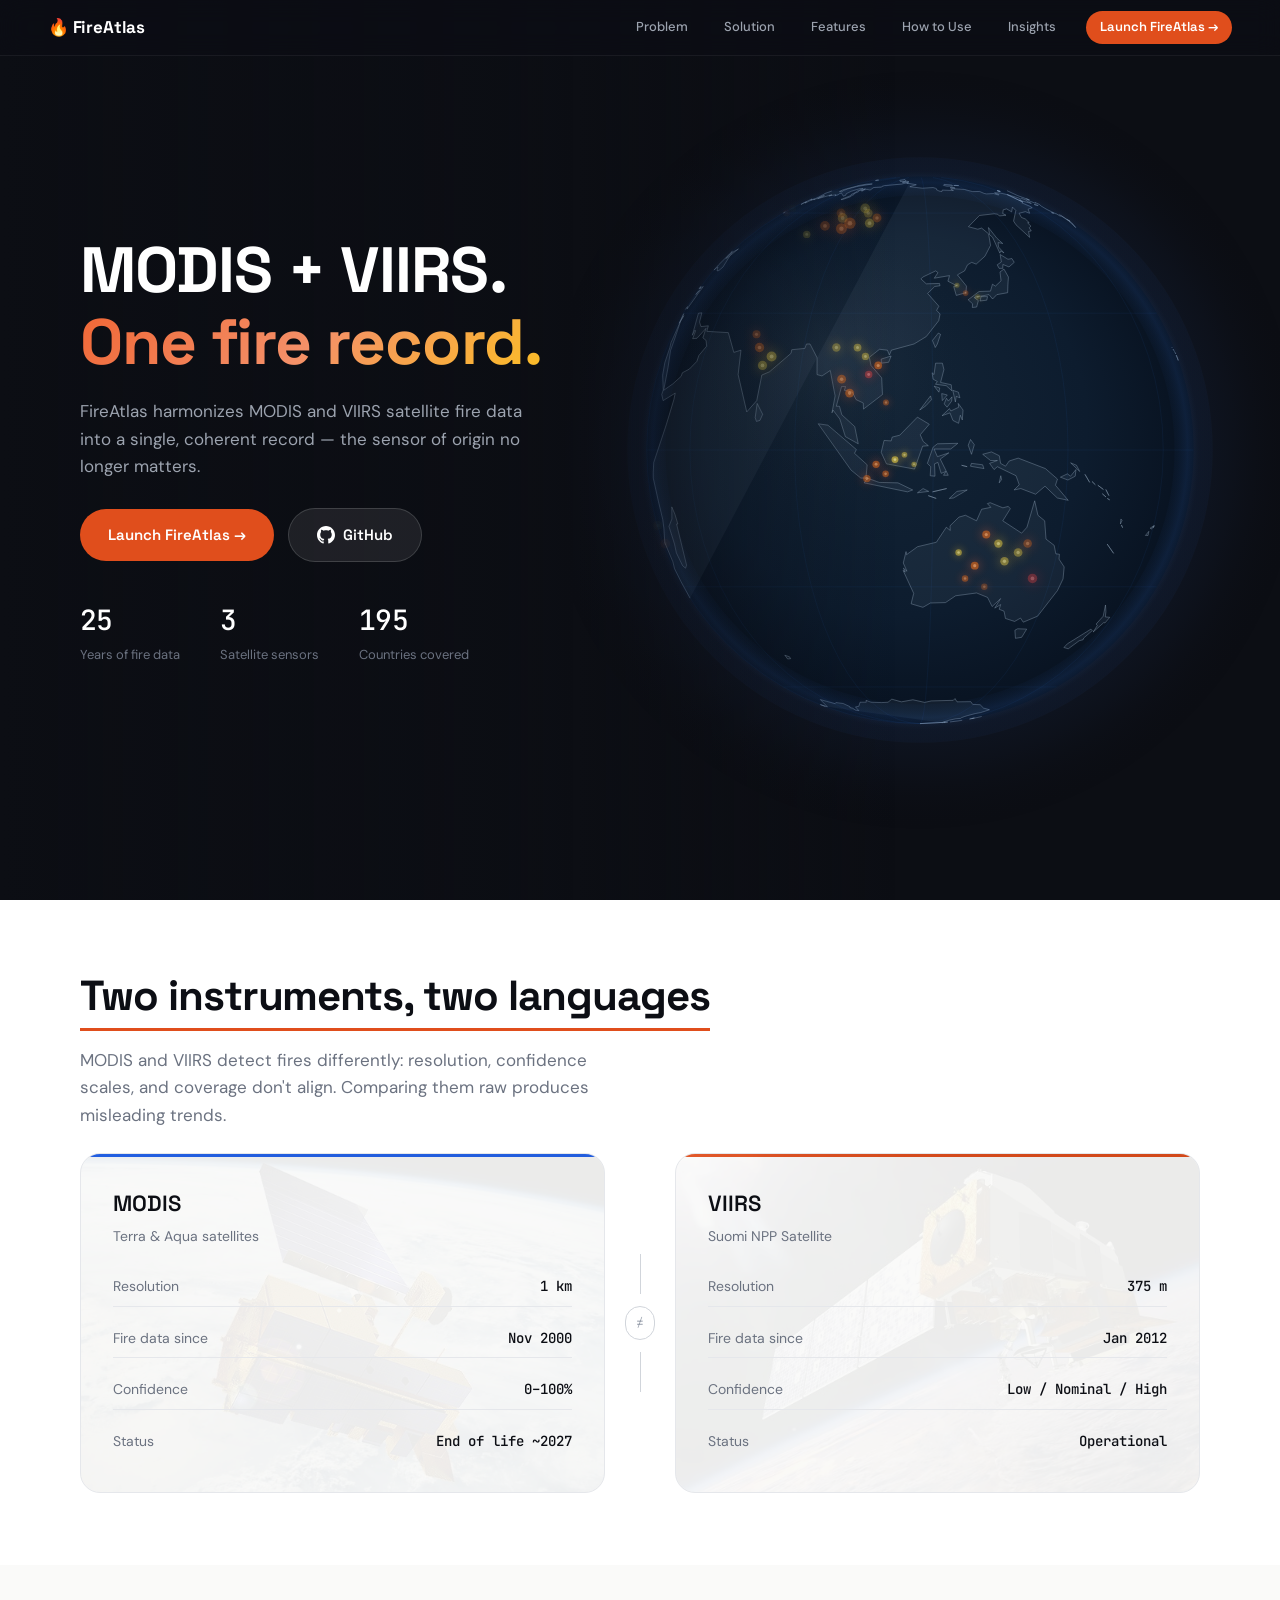
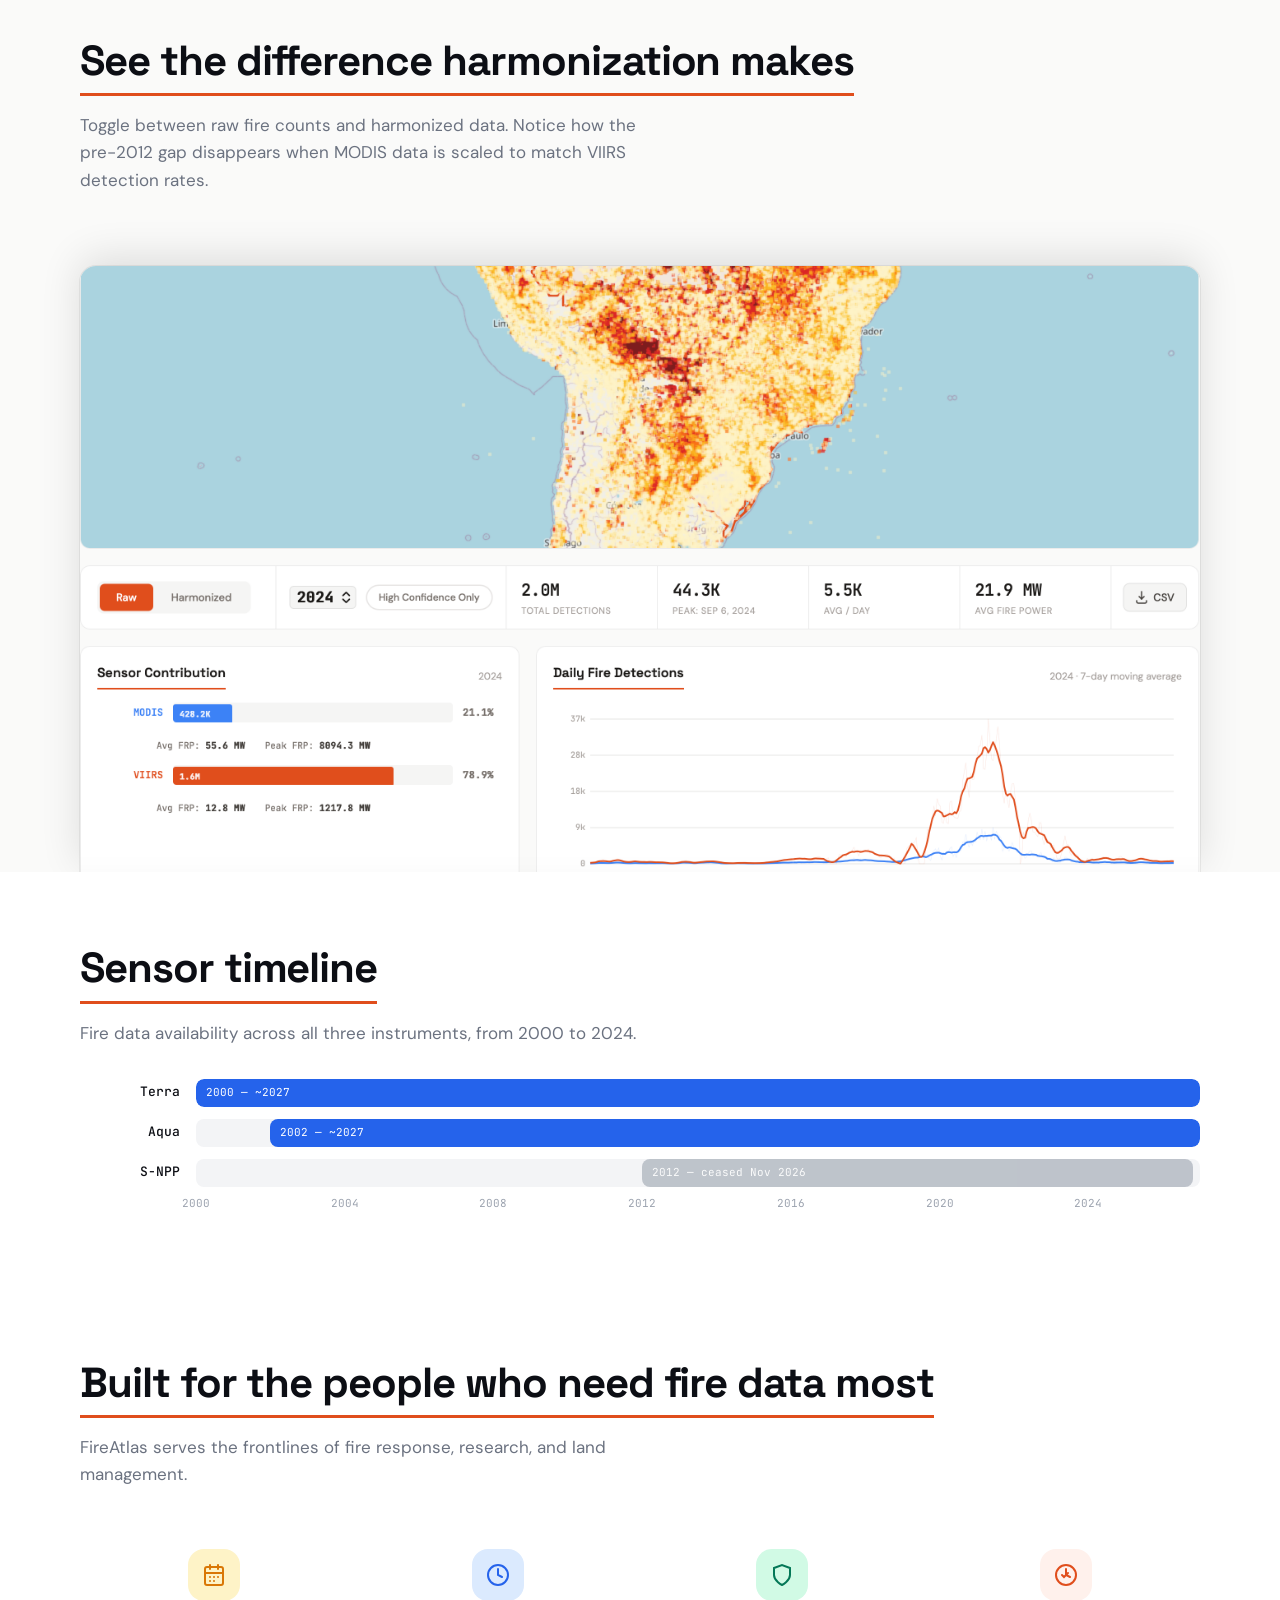
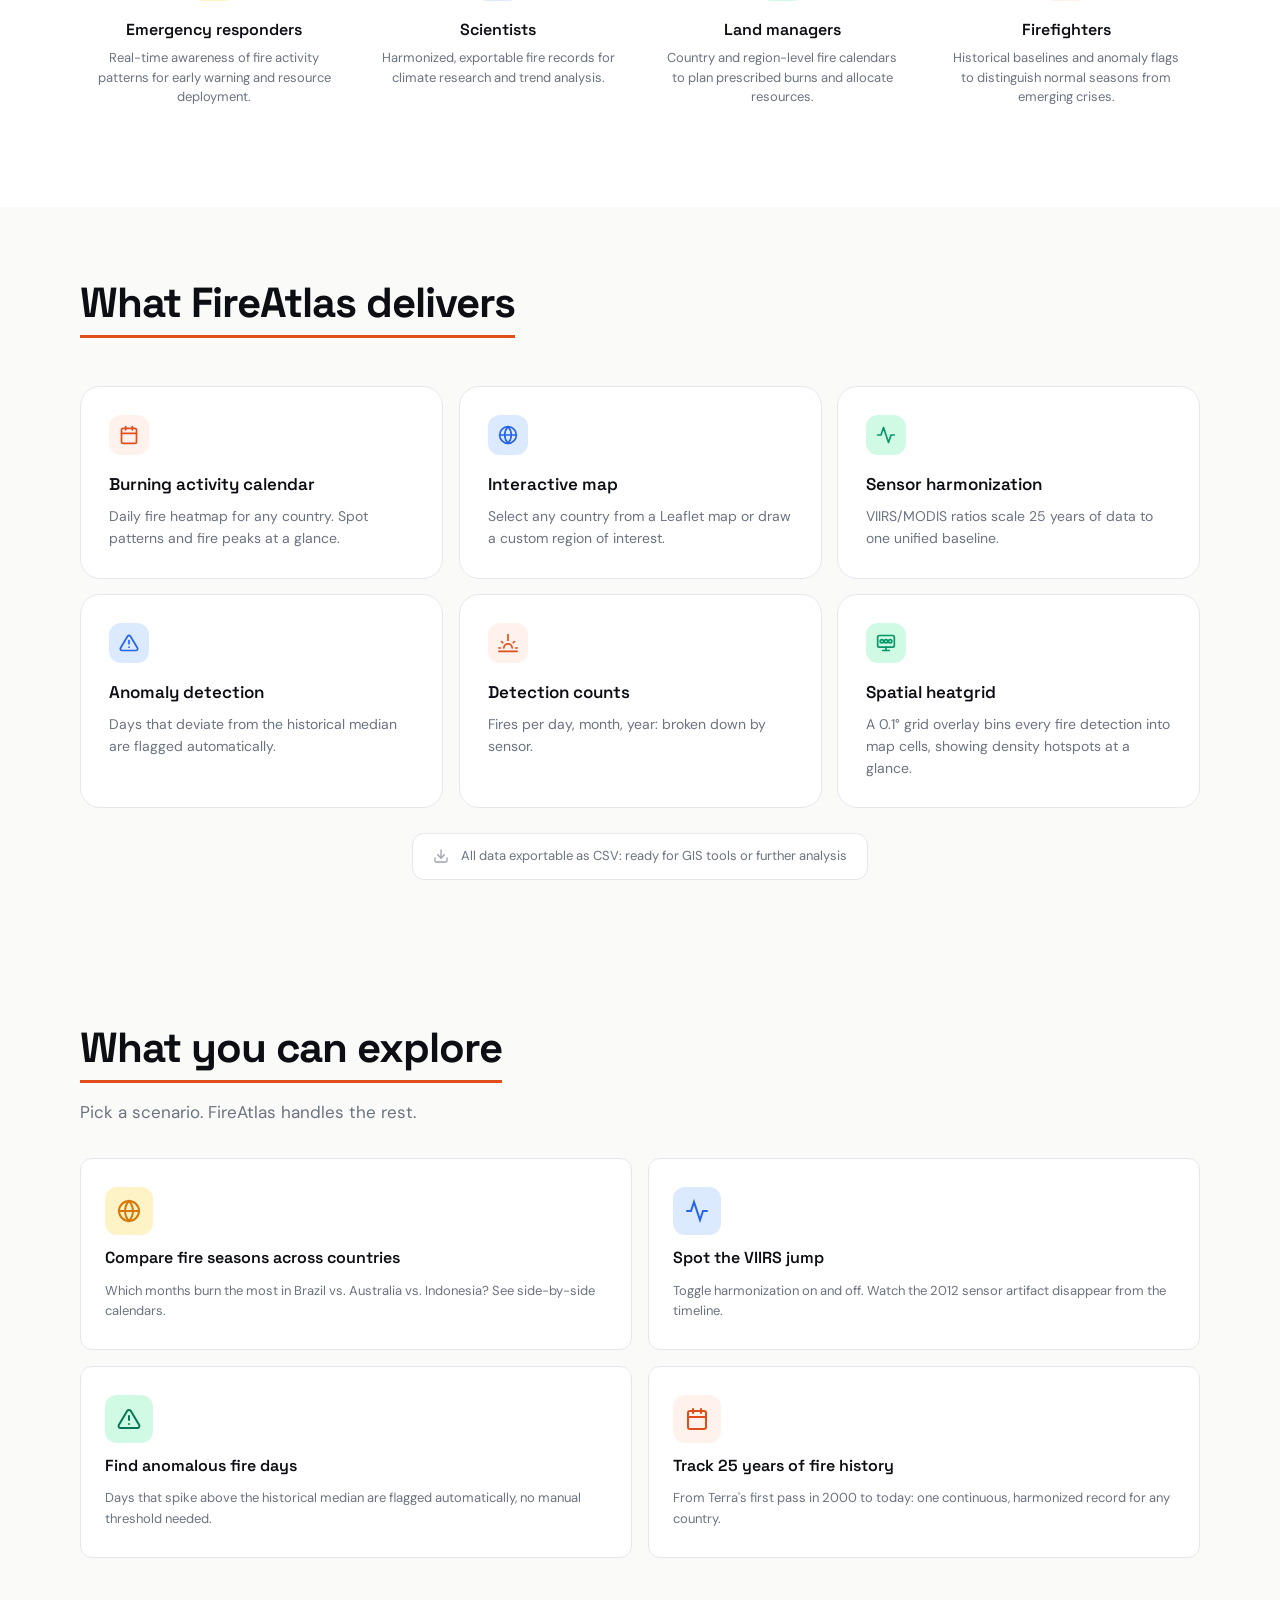
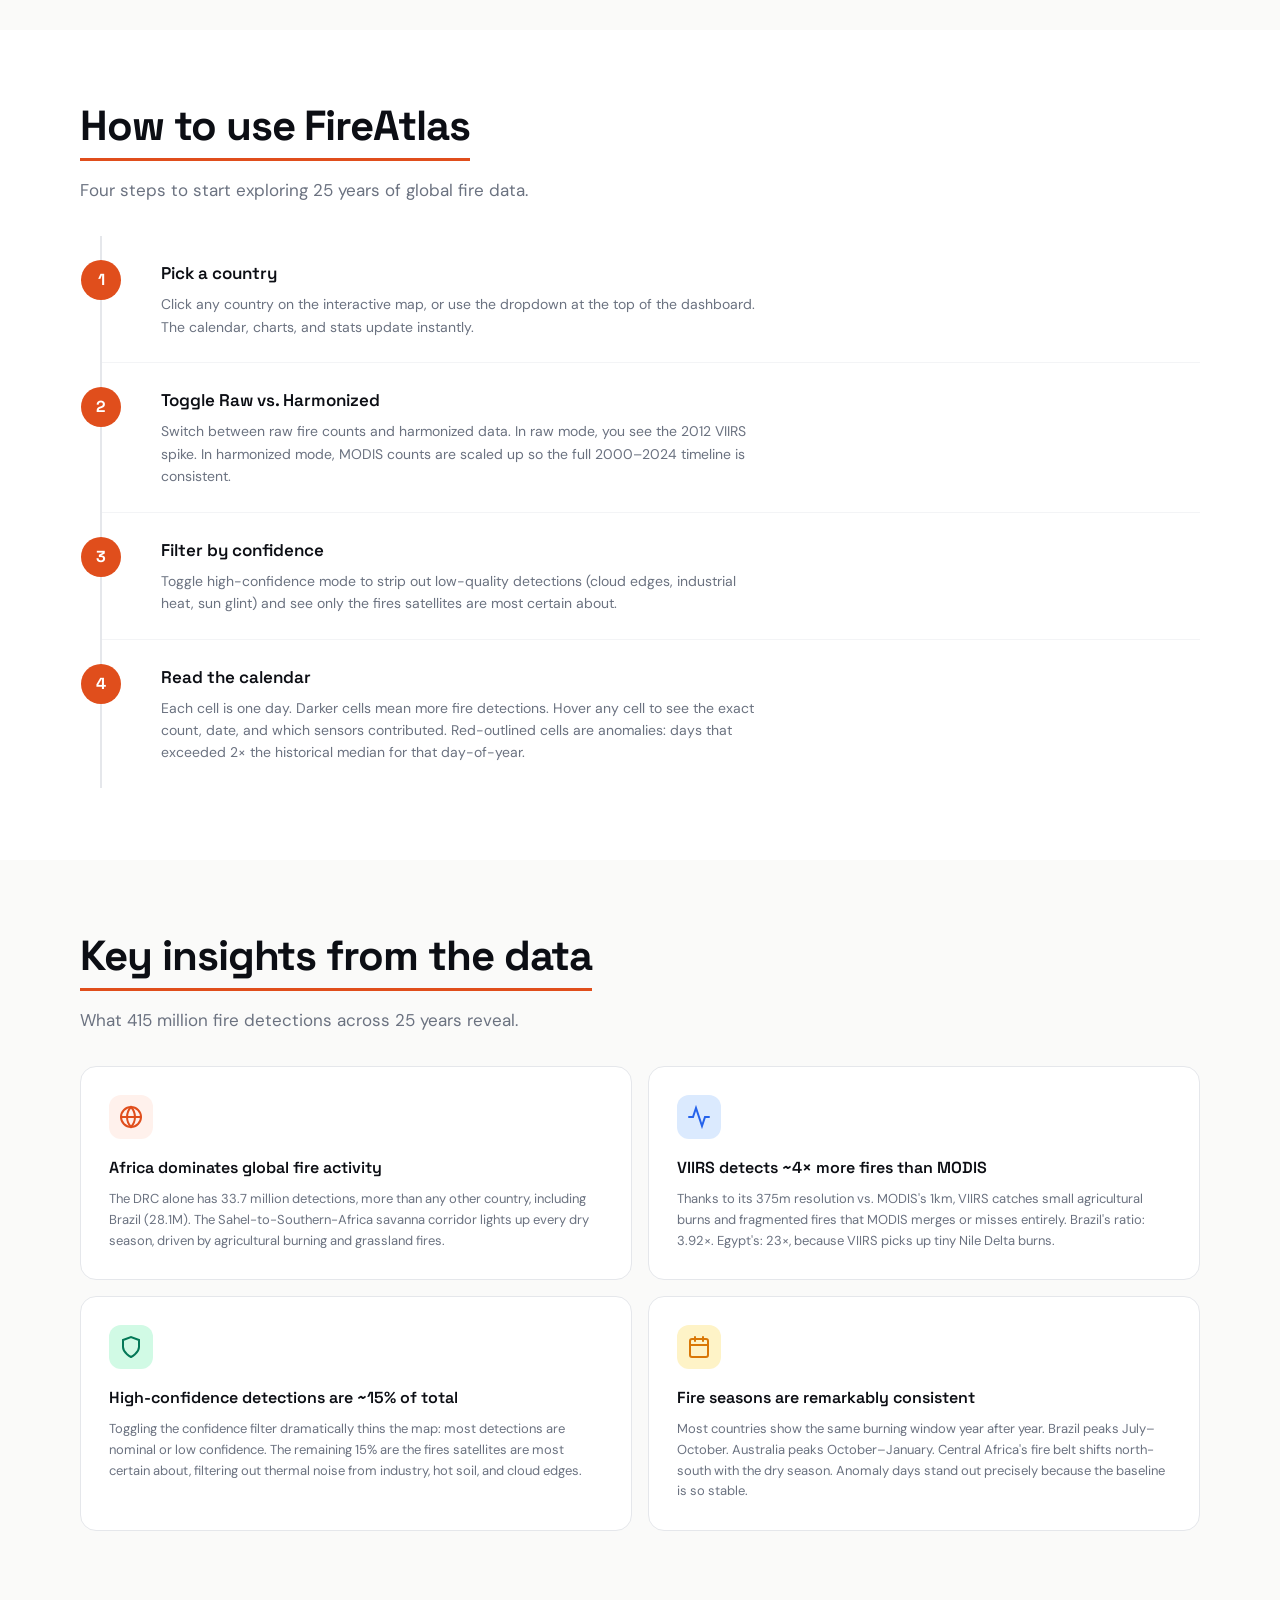
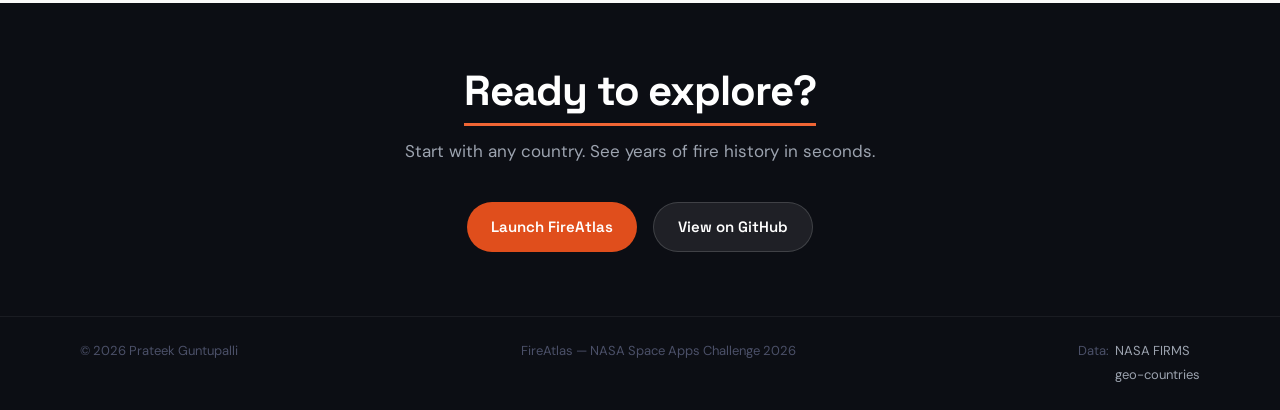
<file: index.html>
<!doctype html>
<html lang="en">
  <head>
    <meta charset="UTF-8" />
    <meta name="viewport" content="width=device-width, initial-scale=1.0" />
    <title>FireAtlas — Harmonized Global Fire Data</title>
    <link rel="preconnect" href="https://fonts.googleapis.com" />
    <link
      href="https://fonts.googleapis.com/css2?family=Space+Grotesk:wght@400;500;600;700&family=DM+Sans:wght@400;500;600&family=JetBrains+Mono:wght@400;500&display=swap"
      rel="stylesheet"
    />
    <link rel="stylesheet" href="style.css" />
  </head>
  <body>
    <div class="scroll-progress" id="scroll-progress"></div>

    <!-- ═══ NAV BAR ═══ -->
    <nav class="landing-nav" id="landing-nav">
      <span class="nav-logo">🔥 FireAtlas</span>
      <div class="nav-links">
        <a href="#problem">Problem</a>
        <a href="#solution">Solution</a>
        <a href="#features">Features</a>
        <a href="#howto">How to Use</a>
        <a href="#insights">Insights</a>
        <a href="app.html" class="nav-cta">Launch FireAtlas →</a>
      </div>
    </nav>

    <!-- ═══ HERO ═══ -->
    <section class="hero" id="hero">
      <div class="hero-gradient-overlay"></div>
      <div class="hero-content">
        <h1>
          MODIS + VIIRS.<br /><span class="fire-gradient"
            >One fire record.</span
          >
        </h1>
        <p class="hero-description">
          FireAtlas harmonizes MODIS and VIIRS satellite fire data into a
          single, coherent record — the sensor of origin no longer matters.
        </p>
        <div
          style="
            display: flex;
            gap: 14px;
            margin-bottom: 36px;
            align-items: center;
          "
        >
          <a
            class="btn btn-primary"
            href="app.html"
            style="font-size: 15px; padding: 14px 28px"
            >Launch FireAtlas →</a
          >
          <a
            class="btn btn-secondary"
            href="https://github.com/prateekguntupalli/FireAtlas"
            target="_blank"
            rel="noopener"
            style="font-size: 15px; padding: 14px 28px"
          >
            <svg width="18" height="18" viewBox="0 0 24 24" fill="currentColor">
              <path
                d="M12 0c-6.626 0-12 5.373-12 12 0 5.302 3.438 9.8 8.207 11.387.599.111.793-.261.793-.577v-2.234c-3.338.726-4.033-1.416-4.033-1.416-.546-1.387-1.333-1.756-1.333-1.756-1.089-.745.083-.729.083-.729 1.205.084 1.839 1.237 1.839 1.237 1.07 1.834 2.807 1.304 3.492.997.107-.775.418-1.305.762-1.604-2.665-.305-5.467-1.334-5.467-5.931 0-1.311.469-2.381 1.236-3.221-.124-.303-.535-1.524.117-3.176 0 0 1.008-.322 3.301 1.23.957-.266 1.983-.399 3.003-.404 1.02.005 2.047.138 3.006.404 2.291-1.552 3.297-1.23 3.297-1.23.653 1.653.242 2.874.118 3.176.77.84 1.235 1.911 1.235 3.221 0 4.609-2.807 5.624-5.479 5.921.43.372.823 1.102.823 2.222v3.293c0 .319.192.694.801.576 4.765-1.589 8.199-6.086 8.199-11.386 0-6.627-5.373-12-12-12z"
              />
            </svg>
            GitHub
          </a>
        </div>
        <div class="hero-stats">
          <div class="hero-stat">
            <span class="value" data-count="25">0</span>
            <span class="label">Years of fire data</span>
          </div>
          <div class="hero-stat">
            <span class="value" data-count="3">0</span>
            <span class="label">Satellite sensors</span>
          </div>
          <div class="hero-stat">
            <span class="value">195</span>
            <span class="label">Countries covered</span>
          </div>
        </div>
      </div>
      <div class="hero-globe">
        <canvas id="globe-canvas"></canvas>
      </div>
    </section>

    <!-- ═══ PROBLEM ═══ -->
    <section class="problem" id="problem">
      <div class="section">
        <div class="reveal">
          <p class="section-label">The problem</p>
          <h2 class="section-title">Two instruments, two languages</h2>
          <p class="section-subtitle">
            MODIS and VIIRS detect fires differently: resolution, confidence
            scales, and coverage don't align. Comparing them raw produces
            misleading trends.
          </p>
        </div>
        <div class="sensor-comparison">
          <div class="sensor-card modis reveal-left reveal-delay-1">
            <h3>MODIS</h3>
            <p class="sensor-subtitle">Terra &amp; Aqua satellites</p>
            <div class="sensor-specs">
              <div class="sensor-spec">
                <span class="spec-label">Resolution</span
                ><span class="spec-value">1 km</span>
              </div>
              <div class="sensor-spec">
                <span class="spec-label">Fire data since</span
                ><span class="spec-value">Nov 2000</span>
              </div>
              <div class="sensor-spec">
                <span class="spec-label">Confidence</span
                ><span class="spec-value">0–100%</span>
              </div>
              <div class="sensor-spec">
                <span class="spec-label">Status</span
                ><span class="spec-value">End of life ~2027</span>
              </div>
            </div>
          </div>
          <div class="comparison-divider reveal">
            <span class="line"></span>
            <span class="vs">≠</span>
            <span class="line"></span>
          </div>
          <div class="sensor-card viirs reveal-right reveal-delay-2">
            <h3>VIIRS</h3>
            <p class="sensor-subtitle">Suomi NPP Satellite</p>
            <div class="sensor-specs">
              <div class="sensor-spec">
                <span class="spec-label">Resolution</span
                ><span class="spec-value">375 m</span>
              </div>
              <div class="sensor-spec">
                <span class="spec-label">Fire data since</span
                ><span class="spec-value">Jan 2012</span>
              </div>
              <div class="sensor-spec">
                <span class="spec-label">Confidence</span
                ><span class="spec-value">Low / Nominal / High</span>
              </div>
              <div class="sensor-spec">
                <span class="spec-label">Status</span
                ><span class="spec-value">Operational</span>
              </div>
            </div>
          </div>
        </div>
      </div>
    </section>

    <!-- ═══ DASHBOARD PREVIEW ═══ -->
    <section class="dashboard-preview-section" id="solution">
      <div class="section">
        <div class="reveal">
          <p class="section-label">The solution</p>
          <h2 class="section-title">See the difference harmonization makes</h2>
          <p class="section-subtitle">
            Toggle between raw fire counts and harmonized data. Notice how the
            pre-2012 gap disappears when MODIS data is scaled to match VIIRS
            detection rates.
          </p>
        </div>
      </div>
      <div class="dashboard-preview-parallax">
        <div class="dashboard-preview-frame reveal-scale">
          <img
            src="dashboard-preview.png"
            alt="FireAtlas dashboard showing calendar heatmap, sensor timeline, and harmonization toggle for Brazil fire data 2000-2024"
            loading="lazy"
          />
        </div>
      </div>
    </section>

    <!-- ═══ SENSOR TIMELINE ═══ -->
    <section class="timeline-section" id="timeline">
      <div class="section">
        <div class="reveal">
          <p class="section-label">Coverage</p>
          <h2 class="section-title">Sensor timeline</h2>
          <p class="section-subtitle">
            Fire data availability across all three instruments, from 2000 to
            2024.
          </p>
        </div>
        <div
          class="timeline-bar-container reveal"
          id="timeline-container"
        ></div>
      </div>
    </section>

    <!-- ═══ WHO IT'S FOR ═══ -->
    <section
      class="audience-section"
      id="audience"
      style="background: var(--white)"
    >
      <div class="section">
        <div class="reveal">
          <h2 class="section-title">
            Built for the people who need fire data most
          </h2>
          <p class="section-subtitle">
            FireAtlas serves the frontlines of fire response, research, and land
            management.
          </p>
        </div>
        <div
          style="
            display: grid;
            grid-template-columns: repeat(4, 1fr);
            gap: 16px;
            margin-top: 32px;
          "
        >
          <div class="reveal" style="text-align: center; padding: 28px 16px">
            <div
              style="
                width: 52px;
                height: 52px;
                border-radius: 16px;
                background: #fef3c7;
                display: flex;
                align-items: center;
                justify-content: center;
                margin: 0 auto 16px;
              "
            >
              <svg
                width="24"
                height="24"
                viewBox="0 0 24 24"
                fill="none"
                stroke="#D97706"
                stroke-width="2"
                stroke-linecap="round"
              >
                <path
                  d="M8 2v4M16 2v4M3 10h18M5 4h14a2 2 0 012 2v14a2 2 0 01-2 2H5a2 2 0 01-2-2V6a2 2 0 012-2z"
                />
                <path d="M8 14h.01M12 14h.01M16 14h.01M8 18h.01M12 18h.01" />
              </svg>
            </div>
            <h3
              style="
                font-family: var(--font-display);
                font-size: 16px;
                font-weight: 600;
                margin-bottom: 6px;
              "
            >
              Emergency responders
            </h3>
            <p
              style="font-size: 13px; color: var(--slate-500); line-height: 1.5"
            >
              Real-time awareness of fire activity patterns for early warning
              and resource deployment.
            </p>
          </div>
          <div
            class="reveal reveal-delay-1"
            style="text-align: center; padding: 28px 16px"
          >
            <div
              style="
                width: 52px;
                height: 52px;
                border-radius: 16px;
                background: var(--blue-100);
                display: flex;
                align-items: center;
                justify-content: center;
                margin: 0 auto 16px;
              "
            >
              <svg
                width="24"
                height="24"
                viewBox="0 0 24 24"
                fill="none"
                stroke="var(--blue-500)"
                stroke-width="2"
                stroke-linecap="round"
              >
                <circle cx="12" cy="12" r="10" />
                <path d="M12 6v6l4 2" />
              </svg>
            </div>
            <h3
              style="
                font-family: var(--font-display);
                font-size: 16px;
                font-weight: 600;
                margin-bottom: 6px;
              "
            >
              Scientists
            </h3>
            <p
              style="font-size: 13px; color: var(--slate-500); line-height: 1.5"
            >
              Harmonized, exportable fire records for climate research and trend
              analysis.
            </p>
          </div>
          <div
            class="reveal reveal-delay-2"
            style="text-align: center; padding: 28px 16px"
          >
            <div
              style="
                width: 52px;
                height: 52px;
                border-radius: 16px;
                background: var(--green-100);
                display: flex;
                align-items: center;
                justify-content: center;
                margin: 0 auto 16px;
              "
            >
              <svg
                width="24"
                height="24"
                viewBox="0 0 24 24"
                fill="none"
                stroke="var(--green-600)"
                stroke-width="2"
                stroke-linecap="round"
              >
                <path d="M12 22s8-4 8-10V5l-8-3-8 3v7c0 6 8 10 8 10z" />
              </svg>
            </div>
            <h3
              style="
                font-family: var(--font-display);
                font-size: 16px;
                font-weight: 600;
                margin-bottom: 6px;
              "
            >
              Land managers
            </h3>
            <p
              style="font-size: 13px; color: var(--slate-500); line-height: 1.5"
            >
              Country and region-level fire calendars to plan prescribed burns
              and allocate resources.
            </p>
          </div>
          <div
            class="reveal reveal-delay-3"
            style="text-align: center; padding: 28px 16px"
          >
            <div
              style="
                width: 52px;
                height: 52px;
                border-radius: 16px;
                background: var(--ember-100);
                display: flex;
                align-items: center;
                justify-content: center;
                margin: 0 auto 16px;
              "
            >
              <svg
                width="24"
                height="24"
                viewBox="0 0 24 24"
                fill="none"
                stroke="var(--ember-500)"
                stroke-width="2"
                stroke-linecap="round"
              >
                <path
                  d="M12 2C6.48 2 2 6.48 2 12s4.48 10 10 10 10-4.48 10-10S17.52 2 12 2z"
                />
                <path d="M12 6v6l4 2" />
                <path d="M8 12l2 2 4-4" />
              </svg>
            </div>
            <h3
              style="
                font-family: var(--font-display);
                font-size: 16px;
                font-weight: 600;
                margin-bottom: 6px;
              "
            >
              Firefighters
            </h3>
            <p
              style="font-size: 13px; color: var(--slate-500); line-height: 1.5"
            >
              Historical baselines and anomaly flags to distinguish normal
              seasons from emerging crises.
            </p>
          </div>
        </div>
      </div>
    </section>

    <!-- ═══ FEATURES ═══ -->
    <section class="features" id="features">
      <div class="section">
        <div class="reveal">
          <h2 class="section-title">What FireAtlas delivers</h2>
        </div>
        <div
          class="features-grid"
          style="
            grid-template-columns: repeat(3, 1fr);
            gap: 16px;
            margin-top: 32px;
          "
        >
          <div class="feature-card reveal">
            <div class="feature-icon ember">
              <svg
                viewBox="0 0 24 24"
                fill="none"
                stroke="currentColor"
                stroke-width="2"
                stroke-linecap="round"
                stroke-linejoin="round"
              >
                <rect x="3" y="4" width="18" height="18" rx="2" ry="2" />
                <line x1="16" y1="2" x2="16" y2="6" />
                <line x1="8" y1="2" x2="8" y2="6" />
                <line x1="3" y1="10" x2="21" y2="10" />
              </svg>
            </div>
            <h3>Burning activity calendar</h3>
            <p>
              Daily fire heatmap for any country. Spot patterns and fire peaks
              at a glance.
            </p>
          </div>
          <div class="feature-card reveal reveal-delay-1">
            <div class="feature-icon blue">
              <svg
                viewBox="0 0 24 24"
                fill="none"
                stroke="currentColor"
                stroke-width="2"
                stroke-linecap="round"
                stroke-linejoin="round"
              >
                <circle cx="12" cy="12" r="10" />
                <line x1="2" y1="12" x2="22" y2="12" />
                <path
                  d="M12 2a15.3 15.3 0 014 10 15.3 15.3 0 01-4 10 15.3 15.3 0 01-4-10 15.3 15.3 0 014-10z"
                />
              </svg>
            </div>
            <h3>Interactive map</h3>
            <p>
              Select any country from a Leaflet map or draw a custom region of
              interest.
            </p>
          </div>
          <div class="feature-card reveal">
            <div class="feature-icon green">
              <svg
                viewBox="0 0 24 24"
                fill="none"
                stroke="currentColor"
                stroke-width="2"
                stroke-linecap="round"
                stroke-linejoin="round"
              >
                <polyline points="22 12 18 12 15 21 9 3 6 12 2 12" />
              </svg>
            </div>
            <h3>Sensor harmonization</h3>
            <p>
              VIIRS/MODIS ratios scale 25 years of data to one unified baseline.
            </p>
          </div>
          <div class="feature-card reveal reveal-delay-1">
            <div class="feature-icon blue">
              <svg
                viewBox="0 0 24 24"
                fill="none"
                stroke="currentColor"
                stroke-width="2"
                stroke-linecap="round"
                stroke-linejoin="round"
              >
                <path
                  d="M10.29 3.86L1.82 18a2 2 0 001.71 3h16.94a2 2 0 001.71-3L13.71 3.86a2 2 0 00-3.42 0z"
                />
                <line x1="12" y1="9" x2="12" y2="13" />
                <line x1="12" y1="17" x2="12.01" y2="17" />
              </svg>
            </div>
            <h3>Anomaly detection</h3>
            <p>
              Days that deviate from the historical median are flagged
              automatically.
            </p>
          </div>
          <div class="feature-card reveal">
            <div class="feature-icon ember">
              <svg
                viewBox="0 0 24 24"
                fill="none"
                stroke="currentColor"
                stroke-width="2"
                stroke-linecap="round"
                stroke-linejoin="round"
              >
                <path d="M17 18a5 5 0 00-10 0" />
                <line x1="12" y1="2" x2="12" y2="9" />
                <line x1="4.22" y1="10.22" x2="5.64" y2="11.64" />
                <line x1="1" y1="18" x2="3" y2="18" />
                <line x1="21" y1="18" x2="23" y2="18" />
                <line x1="18.36" y1="11.64" x2="19.78" y2="10.22" />
                <line x1="23" y1="22" x2="1" y2="22" />
              </svg>
            </div>
            <h3>Detection counts</h3>
            <p>Fires per day, month, year: broken down by sensor.</p>
          </div>
          <div class="feature-card reveal reveal-delay-1">
            <div class="feature-icon green">
              <svg
                viewBox="0 0 24 24"
                fill="none"
                stroke="currentColor"
                stroke-width="2"
                stroke-linecap="round"
                stroke-linejoin="round"
              >
                <rect x="2" y="3" width="20" height="14" rx="2" />
                <path d="M8 21h8M12 17v4" />
                <circle cx="7" cy="10" r="2" fill="none" />
                <circle cx="12" cy="10" r="2" fill="none" />
                <circle cx="17" cy="10" r="2" fill="none" />
              </svg>
            </div>
            <h3>Spatial heatgrid</h3>
            <p>
              A 0.1° grid overlay bins every fire detection into map cells,
              showing density hotspots at a glance.
            </p>
          </div>
        </div>
        <div style="text-align: center; margin-top: 24px">
          <div
            class="reveal"
            style="
              display: inline-flex;
              align-items: center;
              gap: 12px;
              padding: 12px 20px;
              background: var(--white);
              border: 1px solid var(--slate-200);
              border-radius: 12px;
              font-size: 13px;
              color: var(--slate-500);
            "
          >
            <svg
              width="16"
              height="16"
              viewBox="0 0 24 24"
              fill="none"
              stroke="var(--slate-400)"
              stroke-width="2"
              stroke-linecap="round"
            >
              <path d="M21 15v4a2 2 0 01-2 2H5a2 2 0 01-2-2v-4" />
              <polyline points="7 10 12 15 17 10" />
              <line x1="12" y1="15" x2="12" y2="3" />
            </svg>
            All data exportable as CSV: ready for GIS tools or further analysis
          </div>
        </div>
      </div>
    </section>

    <!-- ═══ WHAT YOU CAN EXPLORE ═══ -->
    <section class="explore-section" id="explore">
      <div class="section">
        <div class="reveal">
          <h2 class="section-title">What you can explore</h2>
          <p class="section-subtitle">
            Pick a scenario. FireAtlas handles the rest.
          </p>
        </div>
        <div
          style="
            display: grid;
            grid-template-columns: repeat(2, 1fr);
            gap: 16px;
            margin-top: 32px;
          "
        >
          <div class="explore-card reveal">
            <div class="explore-icon" style="background: #fef3c7">
              <svg
                width="24"
                height="24"
                viewBox="0 0 24 24"
                fill="none"
                stroke="#D97706"
                stroke-width="2"
                stroke-linecap="round"
              >
                <path
                  d="M12 2C6.48 2 2 6.48 2 12s4.48 10 10 10 10-4.48 10-10S17.52 2 12 2z"
                />
                <path
                  d="M2 12h20M12 2a15.3 15.3 0 014 10 15.3 15.3 0 01-4 10 15.3 15.3 0 01-4-10 15.3 15.3 0 014-10z"
                />
              </svg>
            </div>
            <h3>Compare fire seasons across countries</h3>
            <p>
              Which months burn the most in Brazil vs. Australia vs. Indonesia?
              See side-by-side calendars.
            </p>
          </div>
          <div class="explore-card reveal reveal-delay-1">
            <div class="explore-icon" style="background: var(--blue-100)">
              <svg
                width="24"
                height="24"
                viewBox="0 0 24 24"
                fill="none"
                stroke="var(--blue-500)"
                stroke-width="2"
                stroke-linecap="round"
              >
                <polyline points="22 12 18 12 15 21 9 3 6 12 2 12" />
              </svg>
            </div>
            <h3>Spot the VIIRS jump</h3>
            <p>
              Toggle harmonization on and off. Watch the 2012 sensor artifact
              disappear from the timeline.
            </p>
          </div>
          <div class="explore-card reveal reveal-delay-2">
            <div class="explore-icon" style="background: var(--green-100)">
              <svg
                width="24"
                height="24"
                viewBox="0 0 24 24"
                fill="none"
                stroke="var(--green-600)"
                stroke-width="2"
                stroke-linecap="round"
              >
                <path
                  d="M10.29 3.86L1.82 18a2 2 0 001.71 3h16.94a2 2 0 001.71-3L13.71 3.86a2 2 0 00-3.42 0z"
                />
                <line x1="12" y1="9" x2="12" y2="13" />
                <line x1="12" y1="17" x2="12.01" y2="17" />
              </svg>
            </div>
            <h3>Find anomalous fire days</h3>
            <p>
              Days that spike above the historical median are flagged
              automatically, no manual threshold needed.
            </p>
          </div>
          <div class="explore-card reveal reveal-delay-3">
            <div class="explore-icon" style="background: var(--ember-100)">
              <svg
                width="24"
                height="24"
                viewBox="0 0 24 24"
                fill="none"
                stroke="var(--ember-500)"
                stroke-width="2"
                stroke-linecap="round"
              >
                <rect x="3" y="4" width="18" height="18" rx="2" ry="2" />
                <line x1="16" y1="2" x2="16" y2="6" />
                <line x1="8" y1="2" x2="8" y2="6" />
                <line x1="3" y1="10" x2="21" y2="10" />
              </svg>
            </div>
            <h3>Track 25 years of fire history</h3>
            <p>
              From Terra's first pass in 2000 to today: one continuous,
              harmonized record for any country.
            </p>
          </div>
        </div>
      </div>
    </section>

    <!-- ═══ HOW TO USE ═══ -->
    <section class="howto-section" id="howto">
      <div class="section">
        <div class="reveal">
          <h2 class="section-title">How to use FireAtlas</h2>
          <p class="section-subtitle">
            Four steps to start exploring 25 years of global fire data.
          </p>
        </div>
        <div class="howto-steps">
          <div class="howto-step reveal">
            <div class="howto-number">1</div>
            <div class="howto-body">
              <h3>Pick a country</h3>
              <p>
                Click any country on the interactive map, or use the dropdown at
                the top of the dashboard. The calendar, charts, and stats update
                instantly.
              </p>
            </div>
          </div>
          <div class="howto-step reveal reveal-delay-1">
            <div class="howto-number">2</div>
            <div class="howto-body">
              <h3>Toggle Raw vs. Harmonized</h3>
              <p>
                Switch between raw fire counts and harmonized data. In raw mode,
                you see the 2012 VIIRS spike. In harmonized mode, MODIS counts
                are scaled up so the full 2000–2024 timeline is consistent.
              </p>
            </div>
          </div>
          <div class="howto-step reveal reveal-delay-2">
            <div class="howto-number">3</div>
            <div class="howto-body">
              <h3>Filter by confidence</h3>
              <p>
                Toggle high-confidence mode to strip out low-quality detections
                (cloud edges, industrial heat, sun glint) and see only the fires
                satellites are most certain about.
              </p>
            </div>
          </div>
          <div class="howto-step reveal reveal-delay-3">
            <div class="howto-number">4</div>
            <div class="howto-body">
              <h3>Read the calendar</h3>
              <p>
                Each cell is one day. Darker cells mean more fire detections.
                Hover any cell to see the exact count, date, and which sensors
                contributed. Red-outlined cells are anomalies: days that
                exceeded 2× the historical median for that day-of-year.
              </p>
            </div>
          </div>
        </div>
      </div>
    </section>

    <!-- ═══ KEY INSIGHTS ═══ -->
    <section class="insights-section" id="insights">
      <div class="section">
        <div class="reveal">
          <h2 class="section-title">Key insights from the data</h2>
          <p class="section-subtitle">
            What 415 million fire detections across 25 years reveal.
          </p>
        </div>
        <div class="insights-grid">
          <div class="insight-card reveal">
            <div
              class="insight-icon"
              style="background: var(--ember-100); color: var(--ember-500)"
            >
              <svg
                width="24"
                height="24"
                viewBox="0 0 24 24"
                fill="none"
                stroke="currentColor"
                stroke-width="2"
                stroke-linecap="round"
              >
                <circle cx="12" cy="12" r="10" />
                <path
                  d="M2 12h20M12 2a15.3 15.3 0 014 10 15.3 15.3 0 01-4 10 15.3 15.3 0 01-4-10 15.3 15.3 0 014-10z"
                />
              </svg>
            </div>
            <h3>Africa dominates global fire activity</h3>
            <p>
              The DRC alone has 33.7 million detections, more than any other
              country, including Brazil (28.1M). The Sahel-to-Southern-Africa
              savanna corridor lights up every dry season, driven by
              agricultural burning and grassland fires.
            </p>
          </div>
          <div class="insight-card reveal reveal-delay-1">
            <div
              class="insight-icon"
              style="background: var(--blue-100); color: var(--blue-500)"
            >
              <svg
                width="24"
                height="24"
                viewBox="0 0 24 24"
                fill="none"
                stroke="currentColor"
                stroke-width="2"
                stroke-linecap="round"
              >
                <polyline points="22 12 18 12 15 21 9 3 6 12 2 12" />
              </svg>
            </div>
            <h3>VIIRS detects ~4× more fires than MODIS</h3>
            <p>
              Thanks to its 375m resolution vs. MODIS's 1km, VIIRS catches small
              agricultural burns and fragmented fires that MODIS merges or
              misses entirely. Brazil's ratio: 3.92×. Egypt's: 23×, because
              VIIRS picks up tiny Nile Delta burns.
            </p>
          </div>
          <div class="insight-card reveal reveal-delay-2">
            <div
              class="insight-icon"
              style="background: var(--green-100); color: var(--green-600)"
            >
              <svg
                width="24"
                height="24"
                viewBox="0 0 24 24"
                fill="none"
                stroke="currentColor"
                stroke-width="2"
                stroke-linecap="round"
              >
                <path d="M12 22s8-4 8-10V5l-8-3-8 3v7c0 6 8 10 8 10z" />
              </svg>
            </div>
            <h3>High-confidence detections are ~15% of total</h3>
            <p>
              Toggling the confidence filter dramatically thins the map: most
              detections are nominal or low confidence. The remaining 15% are
              the fires satellites are most certain about, filtering out thermal
              noise from industry, hot soil, and cloud edges.
            </p>
          </div>
          <div class="insight-card reveal reveal-delay-3">
            <div
              class="insight-icon"
              style="background: #fef3c7; color: #d97706"
            >
              <svg
                width="24"
                height="24"
                viewBox="0 0 24 24"
                fill="none"
                stroke="currentColor"
                stroke-width="2"
                stroke-linecap="round"
              >
                <rect x="3" y="4" width="18" height="18" rx="2" />
                <line x1="16" y1="2" x2="16" y2="6" />
                <line x1="8" y1="2" x2="8" y2="6" />
                <line x1="3" y1="10" x2="21" y2="10" />
              </svg>
            </div>
            <h3>Fire seasons are remarkably consistent</h3>
            <p>
              Most countries show the same burning window year after year.
              Brazil peaks July–October. Australia peaks October–January.
              Central Africa's fire belt shifts north-south with the dry season.
              Anomaly days stand out precisely because the baseline is so
              stable.
            </p>
          </div>
        </div>
      </div>
    </section>

    <!-- ═══ CTA ═══ -->
    <section class="cta-section">
      <h2 class="section-title">Ready to explore?</h2>
      <p class="section-subtitle">
        Start with any country. See years of fire history in seconds.
      </p>
      <div class="cta-buttons">
        <a class="btn btn-primary" href="app.html">Launch FireAtlas</a>
        <a
          class="btn btn-secondary"
          href="https://github.com/prateekguntupalli/FireAtlas"
          target="_blank"
          rel="noopener"
          >View on GitHub</a
        >
      </div>
    </section>

    <footer class="footer">
      <span class="footer-text">&copy; 2026 Prateek Guntupalli</span>
      <span class="footer-text"
        >FireAtlas — NASA Space Apps Challenge 2026</span
      >
      <span
        class="footer-text"
        style="display: flex; align-items: flex-start; gap: 6px"
        ><span>Data:</span>
        <span style="display: flex; flex-direction: column; gap: 4px"
          ><a
            href="https://firms.modaps.eosdis.nasa.gov"
            target="_blank"
            rel="noopener"
            >NASA FIRMS</a
          ><a
            href="https://github.com/datasets/geo-countries"
            target="_blank"
            rel="noopener"
            >geo-countries</a
          ></span
        ></span
      >
    </footer>

    <script src="script.js"></script>
  </body>
</html>
</file>
<file: style.css>
*,
*::before,
*::after {
  margin: 0;
  padding: 0;
  box-sizing: border-box;
}

:root {
  --ember-600: #b93815;
  --ember-500: #e04e1c;
  --ember-400: #ef6534;
  --ember-300: #f49068;
  --ember-100: #fff1ec;
  --blue-600: #1d4ed8;
  --blue-500: #2563eb;
  --blue-400: #3b82f6;
  --blue-100: #dbeafe;
  --green-600: #047857;
  --green-500: #059669;
  --green-100: #d1fae5;
  --slate-900: #0c0e14;
  --slate-800: #1a1d26;
  --slate-700: #2d3140;
  --slate-600: #4b5068;
  --slate-500: #6b7280;
  --slate-400: #9ca3af;
  --slate-300: #d1d5db;
  --slate-200: #e5e7eb;
  --slate-100: #f3f4f6;
  --slate-50: #fafaf9;
  --white: #ffffff;
  --font-display: "Space Grotesk", system-ui, sans-serif;
  --font-body: "DM Sans", system-ui, sans-serif;
  --font-mono: "JetBrains Mono", "Fira Code", monospace;
  /* Heat scale for calendar */
  --heat-0: #f3f4f6;
  --heat-1: #fef3c7;
  --heat-2: #fde68a;
  --heat-3: #fbbf24;
  --heat-4: #f97316;
  --heat-5: #dc2626;
  --heat-6: #991b1b;
}

html {
  scroll-behavior: smooth;
}
body {
  font-family: var(--font-body);
  color: var(--slate-900);
  background: var(--slate-50);
  -webkit-font-smoothing: antialiased;
  line-height: 1.6;
  overflow-x: hidden;
}


/* ═══ LANDING NAV ═══ */
.landing-nav {
  position: fixed;
  top: 0;
  left: 0;
  right: 0;
  z-index: 99;
  display: flex;
  align-items: center;
  justify-content: space-between;
  padding: 0 48px;
  height: 56px;
  background: rgba(12, 14, 20, 0.85);
  backdrop-filter: blur(12px);
  -webkit-backdrop-filter: blur(12px);
  border-bottom: 1px solid rgba(255, 255, 255, 0.06);
  transition: background 0.3s ease;
}

.landing-nav.scrolled {
  background: rgba(12, 14, 20, 0.95);
}

.nav-logo {
  font-family: var(--font-display);
  font-size: 17px;
  font-weight: 700;
  color: var(--white);
  letter-spacing: -0.01em;
  display: flex;
  align-items: center;
  gap: 8px;
}

.nav-links {
  display: flex;
  align-items: center;
  gap: 8px;
}

.nav-links a {
  font-family: var(--font-body);
  font-size: 13px;
  font-weight: 500;
  color: var(--slate-400);
  text-decoration: none;
  padding: 6px 14px;
  border-radius: 100px;
  transition: color 0.2s, background 0.2s;
}

.nav-links a:hover {
  color: var(--white);
  background: rgba(255, 255, 255, 0.08);
}

.nav-links .nav-cta {
  color: var(--white);
  background: var(--ember-500);
  margin-left: 8px;
  font-family: var(--font-display);
  font-weight: 600;
}

.nav-links .nav-cta:hover {
  background: var(--ember-400);
}

@media (max-width: 768px) {
  .landing-nav {
    padding: 0 20px;
  }

  .nav-links a:not(.nav-cta) {
    display: none;
  }
}

/* ── HERO ────────────────────────────────── */
.hero {
  position: relative;
  min-height: 100vh;
  background: var(--slate-900);
  color: var(--white);
  display: flex;
  align-items: center;
  overflow: hidden;
}

.hero-content {
  padding: 80px 0 80px 80px;
  z-index: 2;
  max-width: 560px;
  width: 50%;
  flex-shrink: 0;
  margin-left: calc((100% - 1280px) / 2);
}

.hero-badge {
  display: inline-flex;
  align-items: center;
  gap: 8px;
  padding: 6px 14px;
  border: 1px solid rgba(255, 255, 255, 0.12);
  border-radius: 100px;
  font-family: var(--font-mono);
  font-size: 12px;
  letter-spacing: 0.02em;
  color: var(--slate-400);
  margin-bottom: 32px;
}

.hero-badge .dot {
  width: 6px;
  height: 6px;
  background: var(--green-500);
  border-radius: 50%;
  animation: pulse-dot 2s ease-in-out infinite;
}

@keyframes pulse-dot {
  0%,
  100% {
    opacity: 1;
    transform: scale(1);
  }
  50% {
    opacity: 0.5;
    transform: scale(1.4);
  }
}

.hero h1 {
  font-family: var(--font-display);
  font-size: clamp(40px, 5vw, 64px);
  font-weight: 700;
  line-height: 1.12;
  letter-spacing: -0.015em;
  margin-bottom: 20px;
}

.hero h1 .fire-gradient {
  background: linear-gradient(
    135deg,
    var(--ember-400) 0%,
    var(--ember-300) 50%,
    #fbbf24 100%
  );
  -webkit-background-clip: text;
  -webkit-text-fill-color: transparent;
  background-clip: text;
}

.hero-description {
  font-size: 17px;
  color: var(--slate-400);
  line-height: 1.6;
  max-width: 460px;
  margin-bottom: 28px;
}

.hero-stats {
  display: flex;
  gap: 40px;
}

.hero-stat {
  display: flex;
  flex-direction: column;
}

.hero-stat .value {
  font-family: var(--font-mono);
  font-size: 28px;
  font-weight: 500;
  color: var(--white);
  letter-spacing: -0.02em;
}

.hero-stat .label {
  font-size: 13px;
  color: var(--slate-500);
  margin-top: 2px;
}

.hero-globe {
  position: relative;
  display: flex;
  align-items: center;
  justify-content: center;
  height: 100vh;
  flex: 1;
}

.hero-globe canvas {
  width: 100%;
  height: 100%;
}

.hero-gradient-overlay {
  position: absolute;
  top: 0;
  left: 0;
  right: 0;
  bottom: 0;
  background: linear-gradient(
    90deg,
    var(--slate-900) 0%,
    rgba(12, 14, 20, 0.6) 40%,
    rgba(12, 14, 20, 0) 70%
  );
  z-index: 1;
  pointer-events: none;
}

/* ── SECTIONS COMMON ─────────────────────── */
.section {
  padding: 72px 80px;
  max-width: 1280px;
  margin: 0 auto;
}

.section-label {
  display: none;
}

.section-title {
  font-family: var(--font-display);
  font-size: clamp(28px, 3.5vw, 42px);
  font-weight: 700;
  letter-spacing: -0.025em;
  line-height: 1.15;
  color: var(--slate-900);
  margin-bottom: 16px;
  display: inline-block;
  border-bottom: 3px solid var(--ember-500);
  padding-bottom: 8px;
}

.section-subtitle {
  font-size: 17px;
  color: var(--slate-500);
  max-width: 560px;
  line-height: 1.6;
}

/* ── PROBLEM SECTION ─────────────────────── */
.problem {
  background: var(--white);
  padding-top: 72px;
  padding-bottom: 72px;
}
.problem .section {
  padding-top: 0;
  padding-bottom: 0;
}

.sensor-comparison {
  display: grid;
  grid-template-columns: 1fr auto 1fr;
  gap: 20px;
  align-items: center;
  margin-top: 24px;
}

.sensor-card {
  background: var(--slate-50);
  border: 1px solid var(--slate-200);
  border-radius: 20px;
  padding: 32px;
  position: relative;
  overflow: hidden;
}

.sensor-card::after {
  content: "";
  position: absolute;
  top: 0;
  left: 0;
  right: 0;
  bottom: 0;
  background-size: cover;
  background-position: center;
  background-repeat: no-repeat;
  opacity: 0.06;
  pointer-events: none;
  z-index: 0;
}

.sensor-card > * {
  position: relative;
  z-index: 1;
}

.sensor-card.modis::after {
  background-image: url("modis.jpg");
}

.sensor-card.viirs::after {
  background-image: url("viirs.avif");
}

.sensor-card::before {
  content: "";
  position: absolute;
  top: 0;
  left: 0;
  right: 0;
  height: 3px;
}

.sensor-card.modis::before {
  background: var(--blue-500);
}
.sensor-card.viirs::before {
  background: var(--ember-500);
}

.sensor-card h3 {
  font-family: var(--font-display);
  font-size: 22px;
  font-weight: 600;
  margin-bottom: 4px;
}

.sensor-card .sensor-subtitle {
  font-size: 14px;
  color: var(--slate-500);
  margin-bottom: 20px;
}

.sensor-specs {
  display: flex;
  flex-direction: column;
  gap: 12px;
}

.sensor-spec {
  display: flex;
  justify-content: space-between;
  align-items: center;
  padding: 8px 0;
  border-bottom: 1px solid var(--slate-200);
}

.sensor-spec:last-child {
  border-bottom: none;
}

.sensor-spec .spec-label {
  font-size: 14px;
  color: var(--slate-500);
}

.sensor-spec .spec-value {
  font-family: var(--font-mono);
  font-size: 14px;
  font-weight: 500;
  color: var(--slate-900);
}

.comparison-divider {
  display: flex;
  flex-direction: column;
  align-items: center;
  gap: 12px;
  color: var(--slate-400);
}

.comparison-divider .line {
  width: 1px;
  height: 40px;
  background: var(--slate-300);
}

.comparison-divider .vs {
  font-family: var(--font-mono);
  font-size: 13px;
  color: var(--slate-400);
  padding: 6px 10px;
  border: 1px solid var(--slate-300);
  border-radius: 100px;
}

/* ── TOGGLE DEMO SECTION ─────────────────── */
/* ═══ DASHBOARD PREVIEW ═══ */
.dashboard-preview-section {
  background: var(--slate-50);
  padding-bottom: 0;
  overflow: hidden;
}

.dashboard-preview-parallax {
  position: relative;
  padding: 0 80px;
  max-width: 1280px;
  margin: 0 auto;
  perspective: 1000px;
}

.dashboard-preview-frame {
  position: relative;
  border-radius: 16px 16px 0 0;
  overflow: hidden;
  box-shadow: 0 -8px 40px rgba(0, 0, 0, 0.12), 0 0 0 1px rgba(0, 0, 0, 0.06);
  transform: translateY(40px);
}

.dashboard-preview-frame img {
  display: block;
  width: 100%;
  height: auto;
}

@media (max-width: 768px) {
  .dashboard-preview-parallax {
    padding: 0 20px;
  }

  .dashboard-preview-frame {
    border-radius: 10px 10px 0 0;
  }
}

/* Year axis */
.calendar-years {
  display: flex;
  gap: 2px;
  margin-top: 6px;
}

.calendar-years span {
  font-family: var(--font-mono);
  font-size: 10px;
  color: var(--slate-400);
  text-align: center;
}

/* ── SENSOR TIMELINE ─────────────────────── */
.timeline-section {
  background: var(--white);
}

.timeline-bar-container {
  margin-top: 32px;
  position: relative;
}

.timeline-bar {
  display: flex;
  flex-direction: column;
  gap: 12px;
  position: relative;
}

.timeline-row {
  display: flex;
  align-items: center;
  gap: 16px;
}

.timeline-row .sensor-name {
  font-family: var(--font-mono);
  font-size: 13px;
  font-weight: 500;
  width: 100px;
  text-align: right;
  flex-shrink: 0;
}

.timeline-row .bar-track {
  flex: 1;
  height: 28px;
  background: var(--slate-100);
  border-radius: 8px;
  position: relative;
  overflow: hidden;
}

.timeline-row .bar-fill {
  position: absolute;
  top: 0;
  height: 100%;
  border-radius: 8px;
  display: flex;
  align-items: center;
  padding: 0 10px;
  font-family: var(--font-mono);
  font-size: 11px;
  color: var(--white);
  white-space: nowrap;
}

.bar-fill.modis-bar {
  background: var(--blue-500);
}
.bar-fill.viirs-bar {
  background: var(--ember-500);
}
.bar-fill.ceased {
  background: var(--slate-400);
  opacity: 0.6;
}

.timeline-years {
  display: flex;
  margin-left: 116px;
  margin-top: 8px;
}

.timeline-years span {
  font-family: var(--font-mono);
  font-size: 11px;
  color: var(--slate-400);
}

/* ── FEATURES ────────────────────────────── */
.features {
  background: var(--slate-50);
}

.features-grid {
  display: grid;
  grid-template-columns: repeat(2, 1fr);
  gap: 16px;
  margin-top: 32px;
}

.feature-card {
  background: var(--white);
  border: 1px solid var(--slate-200);
  border-radius: 20px;
  padding: 28px;
  transition: border-color 0.2s ease;
}

.feature-card:hover {
  border-color: var(--slate-300);
}

.feature-icon {
  width: 40px;
  height: 40px;
  border-radius: 12px;
  display: flex;
  align-items: center;
  justify-content: center;
  margin-bottom: 16px;
}

.feature-icon svg {
  width: 20px;
  height: 20px;
}

.feature-icon.ember {
  background: var(--ember-100);
  color: var(--ember-500);
}
.feature-icon.blue {
  background: var(--blue-100);
  color: var(--blue-500);
}
.feature-icon.green {
  background: var(--green-100);
  color: var(--green-500);
}

.feature-card h3 {
  font-family: var(--font-display);
  font-size: 17px;
  font-weight: 600;
  margin-bottom: 8px;
}

.feature-card p {
  font-size: 14px;
  color: var(--slate-500);
  line-height: 1.55;
}

/* ── CTA / FOOTER ────────────────────────── */
.cta-section {
  background: var(--slate-900);
  color: var(--white);
  text-align: center;
  padding: 64px 80px;
}

.cta-section .section-title {
  color: var(--white);
  margin-bottom: 12px;
  border-bottom-color: var(--ember-400);
}

.cta-section .section-subtitle {
  color: var(--slate-400);
  margin: 0 auto 36px;
}

.cta-buttons {
  display: flex;
  gap: 16px;
  justify-content: center;
}

.btn {
  display: inline-flex;
  align-items: center;
  gap: 8px;
  padding: 12px 24px;
  border-radius: 100px;
  font-family: var(--font-display);
  font-size: 15px;
  font-weight: 600;
  text-decoration: none;
  cursor: pointer;
  border: none;
  transition:
    transform 0.15s ease,
    box-shadow 0.15s ease;
}

.btn:hover {
  transform: translateY(-1px);
}

.btn:active {
  transform: translateY(0);
}

.btn-primary {
  background: var(--ember-500);
  color: var(--white);
}

.btn-primary:hover {
  box-shadow: 0 4px 16px rgba(212, 69, 26, 0.35);
}

.btn-secondary {
  background: rgba(255, 255, 255, 0.08);
  color: var(--white);
  border: 1px solid rgba(255, 255, 255, 0.15);
  border-radius: 100px;
}

.btn-secondary:hover {
  background: rgba(255, 255, 255, 0.12);
}

.footer {
  background: var(--slate-900);
  border-top: 1px solid rgba(255, 255, 255, 0.06);
  padding: 24px 80px;
  display: flex;
  justify-content: space-between;
  align-items: flex-start;
}

.footer-text {
  font-size: 13px;
  color: var(--slate-600);
}

.footer-text a {
  color: var(--slate-400);
  text-decoration: none;
}

/* ── SCROLL PROGRESS BAR ────────────────── */
.scroll-progress {
  position: fixed;
  top: 0;
  left: 0;
  height: 3px;
  background: linear-gradient(90deg, var(--ember-500), var(--ember-300));
  z-index: 100;
  width: 0%;
  transition: width 0.05s linear;
}

/* ── SCROLL REVEAL ───────────────────────── */
.reveal {
  opacity: 0;
  transform: translateY(40px);
  transition:
    opacity 0.8s cubic-bezier(0.16, 1, 0.3, 1),
    transform 0.8s cubic-bezier(0.16, 1, 0.3, 1);
}

.reveal.visible {
  opacity: 1;
  transform: translateY(0) scale(1);
}

.reveal-delay-1 {
  transition-delay: 0.12s;
}
.reveal-delay-2 {
  transition-delay: 0.24s;
}
.reveal-delay-3 {
  transition-delay: 0.36s;
}

/* Slide from left */
.reveal-left {
  opacity: 0;
  transform: translateX(-60px);
  transition:
    opacity 0.8s cubic-bezier(0.16, 1, 0.3, 1),
    transform 0.8s cubic-bezier(0.16, 1, 0.3, 1);
}
.reveal-left.visible {
  opacity: 1;
  transform: translateX(0);
}

/* Slide from right */
.reveal-right {
  opacity: 0;
  transform: translateX(60px);
  transition:
    opacity 0.8s cubic-bezier(0.16, 1, 0.3, 1),
    transform 0.8s cubic-bezier(0.16, 1, 0.3, 1);
}
.reveal-right.visible {
  opacity: 1;
  transform: translateX(0);
}

/* Scale up */
.reveal-scale {
  opacity: 0;
  transform: scale(0.92);
  transition:
    opacity 0.8s cubic-bezier(0.16, 1, 0.3, 1),
    transform 0.8s cubic-bezier(0.16, 1, 0.3, 1);
}
.reveal-scale.visible {
  opacity: 1;
  transform: scale(1);
}

/* Hero parallax content */
.hero-content {
  will-change: transform, opacity;
}
.hero-globe {
  will-change: transform;
}

/* Section divider line animation */
.section-line {
  width: 0;
  height: 2px;
  background: linear-gradient(90deg, var(--ember-500), transparent);
  margin-bottom: 32px;
  transition: width 1s cubic-bezier(0.16, 1, 0.3, 1) 0.2s;
}
.section-line.visible {
  width: 80px;
}

/* Feature cards stagger with slight scale */
.feature-card {
  will-change: transform;
  transition:
    transform 0.3s cubic-bezier(0.16, 1, 0.3, 1),
    box-shadow 0.3s ease;
}

/* ── REDUCED MOTION ──────────────────────── */
@media (prefers-reduced-motion: reduce) {
  .reveal,
  .reveal-left,
  .reveal-right,
  .reveal-scale {
    opacity: 1;
    transform: none;
    transition: none;
  }
  .section-line {
    width: 80px;
    transition: none;
  }
  .scroll-progress {
    display: none;
  }
  .hero-badge .dot {
    animation: none;
  }
  .calendar-cell {
    transition: none;
  }
  .toggle-switch .knob {
    transition: none;
  }
  canvas {
    animation: none !important;
  }
}

/* ── RESPONSIVE ──────────────────────────── */
@media (max-width: 1024px) {
  .hero {
    flex-direction: column;
  }
  .hero-content {
    padding: 120px 48px 48px;
    max-width: none;
    width: 100%;
    margin-left: 0;
  }
  .hero-globe {
    height: 50vh;
    min-height: 400px;
  }
  .hero-gradient-overlay {
    background: linear-gradient(
      180deg,
      var(--slate-900) 0%,
      rgba(12, 14, 20, 0.6) 50%,
      rgba(12, 14, 20, 0) 100%
    );
  }
  .section {
    padding: 56px 48px;
  }
  .sensor-comparison {
    grid-template-columns: 1fr;
  }
  .comparison-divider {
    flex-direction: row;
  }
  .comparison-divider .line {
    width: 40px;
    height: 1px;
  }
  .audience-section [style*="grid-template-columns: repeat(4"] {
    grid-template-columns: repeat(2, 1fr) !important;
  }
  .features-grid {
    grid-template-columns: repeat(2, 1fr) !important;
  }
}

@media (max-width: 640px) {
  .hero-content {
    padding: 100px 24px 32px;
  }
  .hero-stats {
    flex-direction: column;
    gap: 20px;
  }
  .section {
    padding: 40px 24px;
  }
  .demo-container {
    padding: 24px;
  }
  .demo-header {
    flex-direction: column;
    align-items: flex-start;
    gap: 16px;
  }
  .demo-stats {
    flex-wrap: wrap;
    gap: 20px;
  }
  .demo-stat .demo-stat-value {
    font-size: 20px;
  }
  .features-grid {
    grid-template-columns: 1fr !important;
  }
  .audience-section [style*="grid-template-columns"] {
    grid-template-columns: 1fr !important;
  }
  .cta-section {
    padding: 40px 24px;
  }
  .cta-buttons {
    flex-direction: column;
    align-items: center;
  }
  .footer {
    padding: 24px;
    flex-direction: column;
    gap: 12px;
  }
}


/* ═══ EXPLORE SECTION ═══ */
.explore-section {
  background: var(--slate-50);
}

.explore-card {
  background: var(--white);
  border: 1px solid var(--slate-200);
  border-radius: 12px;
  padding: 28px 24px;
  display: flex;
  flex-direction: column;
  gap: 10px;
  transition: border-color 0.2s, box-shadow 0.2s;
}

.explore-card:hover {
  border-color: var(--ember-300);
  box-shadow: 0 4px 16px rgba(224, 78, 28, 0.08);
}

.explore-icon {
  width: 48px;
  height: 48px;
  border-radius: 12px;
  display: flex;
  align-items: center;
  justify-content: center;
}

.explore-card h3 {
  font-family: var(--font-display);
  font-size: 16px;
  font-weight: 600;
  color: var(--slate-900);
  margin: 0;
}

.explore-card p {
  font-size: 13px;
  color: var(--slate-500);
  line-height: 1.55;
  margin: 0;
}

@media (max-width: 768px) {
  .explore-section .section > div:last-child {
    grid-template-columns: 1fr !important;
  }
}


/* ═══ HOW TO USE SECTION ═══ */
.howto-section {
  background: var(--white);
}

.howto-steps {
  display: flex;
  flex-direction: column;
  gap: 0;
  margin-top: 32px;
  border-left: 2px solid var(--slate-200);
  margin-left: 20px;
}

.howto-step {
  display: flex;
  align-items: flex-start;
  gap: 20px;
  padding: 24px 0 24px 28px;
  position: relative;
}

.howto-step:not(:last-child) {
  border-bottom: 1px solid var(--slate-100);
}

.howto-number {
  width: 40px;
  height: 40px;
  border-radius: 50%;
  background: var(--ember-500);
  color: var(--white);
  font-family: var(--font-display);
  font-size: 16px;
  font-weight: 700;
  display: flex;
  align-items: center;
  justify-content: center;
  flex-shrink: 0;
  position: relative;
  left: -49px;
  margin-right: -29px;
}

.howto-body h3 {
  font-family: var(--font-display);
  font-size: 17px;
  font-weight: 600;
  margin-bottom: 6px;
  color: var(--slate-900);
}

.howto-body p {
  font-size: 14px;
  color: var(--slate-500);
  line-height: 1.6;
  max-width: 600px;
}

/* ═══ KEY INSIGHTS SECTION ═══ */
.insights-section {
  background: var(--slate-50);
}

.insights-grid {
  display: grid;
  grid-template-columns: repeat(2, 1fr);
  gap: 16px;
  margin-top: 32px;
}

.insight-card {
  background: var(--white);
  border: 1px solid var(--slate-200);
  border-radius: 16px;
  padding: 28px;
  transition: border-color 0.2s;
}

.insight-card:hover {
  border-color: var(--slate-300);
}

.insight-icon {
  width: 44px;
  height: 44px;
  border-radius: 12px;
  display: flex;
  align-items: center;
  justify-content: center;
  margin-bottom: 16px;
}

.insight-card h3 {
  font-family: var(--font-display);
  font-size: 16px;
  font-weight: 600;
  margin-bottom: 8px;
  color: var(--slate-900);
}

.insight-card p {
  font-size: 13px;
  color: var(--slate-500);
  line-height: 1.6;
}

@media (max-width: 768px) {
  .insights-grid {
    grid-template-columns: 1fr;
  }

  .howto-steps {
    margin-left: 16px;
  }

  .howto-number {
    left: -37px;
    margin-right: -21px;
    width: 32px;
    height: 32px;
    font-size: 14px;
  }
}
</file>
